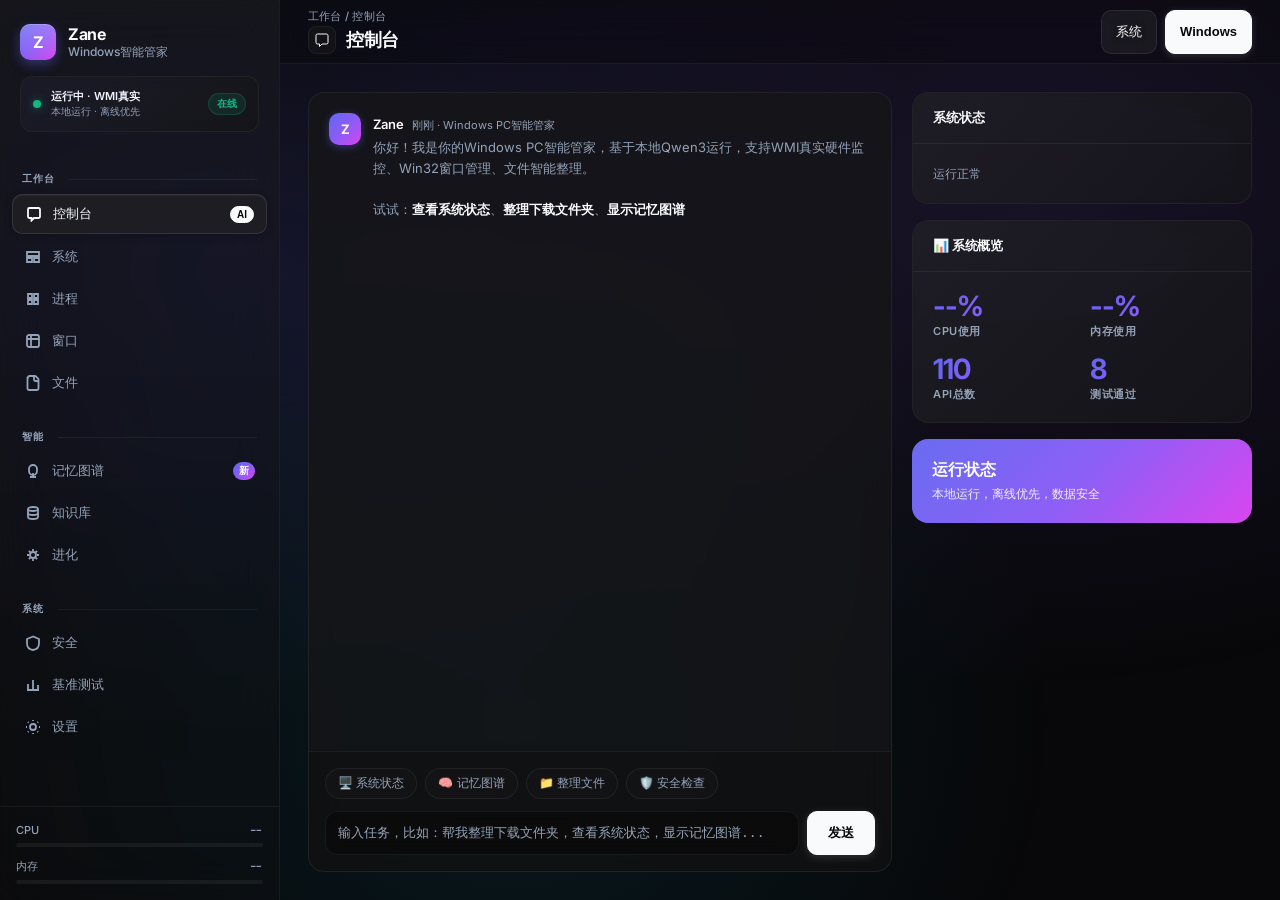
<file: frontend/index.html>
<!DOCTYPE html>
<html lang="zh-CN">
<head>
<meta charset="UTF-8">
<meta name="viewport" content="width=device-width, initial-scale=1.0">
<title>Zane — Windows PC智能管家</title>
<link rel="preconnect" href="https://fonts.googleapis.com">
<link href="https://fonts.googleapis.com/css2?family=Inter:wght@400;500;600;700&family=JetBrains+Mono:wght@400;500&display=swap" rel="stylesheet">
<style>
:root {
  --bg: #08080a;
  --bg-soft: #101012;
  --surface: rgba(22,22,24,0.8);
  --surface-hover: rgba(28,28,32,0.9);
  --surface-raised: rgba(32,32,36,0.9);
  --border: rgba(255,255,255,0.06);
  --border-strong: rgba(255,255,255,0.1);
  --text: #f8fafc;
  --text-secondary: #94a3b8;
  --text-tertiary: #94a3b8;
  --accent: #ffffff;
  --primary: #6366f1;
  --primary-glow: rgba(99,102,241,0.4);
  --success: #10b981;
  --warning: #f59e0b;
  --danger: #ef4444;
  --gradient-1: linear-gradient(135deg, #6366f1 0%, #8b5cf6 50%, #d946ef 100%);
  --gradient-2: linear-gradient(135deg, #06b6d4 0%, #3b82f6 50%, #6366f1 100%);
  --gradient-3: linear-gradient(135deg, #f59e0b 0%, #ef4444 50%, #ec4899 100%);
  --gradient-mesh: radial-gradient(at 20% 30%, rgba(99,102,241,0.15) 0%, transparent 50%), radial-gradient(at 80% 20%, rgba(139,92,246,0.12) 0%, transparent 50%), radial-gradient(at 40% 80%, rgba(6,182,214,0.10) 0%, transparent 50%);
}

* { margin:0; padding:0; box-sizing:border-box; }
html { font-family: 'Inter', -apple-system, sans-serif; -webkit-font-smoothing: antialiased; }
body { background: var(--bg); color: var(--text); min-height: 100vh; overflow: auto; position: relative; }
body::before { content: ''; position: fixed; inset: 0; background: var(--gradient-mesh); pointer-events: none; z-index: 0; }
body::after { content: ''; position: fixed; inset: 0; background: radial-gradient(600px circle at var(--mouse-x, 50%) var(--mouse-y, 50%), rgba(99,102,241,0.06), transparent 40%); pointer-events: none; z-index: 0; opacity: 0; transition: opacity 0.3s; }
body:hover::after { opacity: 1; }

.app { display: grid; grid-template-columns: 280px 1fr; min-height: 100vh; position: relative; z-index: 1; }

/* Sidebar - Glassmorphism */
.sidebar {
  background: rgba(16,16,18,0.6);
  backdrop-filter: blur(24px) saturate(180%);
  -webkit-backdrop-filter: blur(24px) saturate(180%);
  border-right: 1px solid var(--border);
  display: flex;
  flex-direction: column;
  position: relative;
  overflow: auto;
}
.sidebar::before {
  content: ''; position: absolute; inset: 0;
  background: linear-gradient(180deg, rgba(255,255,255,0.03) 0%, transparent 100%);
  pointer-events: none;
}

.sidebar-header { padding: 24px 20px 20px; position: relative; }
.logo { display: flex; align-items: center; gap: 12px; }
.logo-icon {
  width: 36px; height: 36px;
  background: var(--gradient-1);
  border-radius: 10px;
  display: grid; place-items: center;
  font-weight: 700; font-size: 16px; color: white;
  box-shadow: 0 4px 12px var(--primary-glow), inset 0 1px 0 rgba(255,255,255,0.2);
  position: relative;
}
.logo-icon::after {
  content: ''; position: absolute; inset: 0; border-radius: 10px;
  background: linear-gradient(180deg, rgba(255,255,255,0.2) 0%, transparent 100%);
}
.logo-text { line-height: 1.1; }
.logo-title { font-weight: 700; font-size: 16px; letter-spacing: -0.02em; }
.logo-subtitle { font-size: 12px; color: var(--text-secondary); margin-top: 2px; font-weight: 500; }

.status-card {
  margin-top: 16px;
  background: var(--surface);
  backdrop-filter: blur(12px);
  border: 1px solid var(--border);
  border-radius: 12px;
  padding: 12px;
  display: flex;
  align-items: center;
  gap: 10px;
  position: relative;
  overflow: auto;
}
.status-card::before {
  content: ''; position: absolute; inset: 0;
  background: linear-gradient(135deg, rgba(99,102,241,0.08) 0%, transparent 100%);
  pointer-events: none;
}
.status-dot { width: 8px; height: 8px; background: var(--success); border-radius: 50%; box-shadow: 0 0 8px rgba(16,185,129,0.5); animation: pulse 2s infinite; position: relative; }
@keyframes pulse { 0%,100% { transform: scale(1); opacity: 1; } 50% { transform: scale(1.1); opacity: 0.8; } }
.status-info { flex: 1; min-width: 0; }
.status-label { font-size: 11px; font-weight: 600; color: var(--text); }
.status-desc { font-size: 10px; color: var(--text-tertiary); margin-top: 1px; }

.nav { flex: 1; overflow-y: auto; padding: 12px; display: flex; flex-direction: column; gap: 20px; }
.nav-group { display: flex; flex-direction: column; gap: 4px; }
.nav-section {
  font-size: 10px; font-weight: 700; color: var(--text-tertiary);
  text-transform: uppercase; letter-spacing: 0.08em;
  padding: 8px 10px 4px; display: flex; align-items: center; gap: 6px;
}
.nav-section::after { content: ''; flex: 1; height: 1px; background: var(--border); margin-left: 8px; }
.nav-item {
  display: flex; align-items: center; gap: 10px;
  padding: 10px 12px; border: none; background: transparent;
  color: var(--text-secondary); border-radius: 10px;
  cursor: pointer; font-size: 13px; font-weight: 500;
  text-align: left; width: 100%; transition: all 0.2s cubic-bezier(0.16,1,0.3,1);
  position: relative; overflow: auto;
}
.nav-item::before {
  content: ''; position: absolute; inset: 0; background: var(--surface);
  opacity: 0; transition: opacity 0.2s; border-radius: 10px;
}
.nav-item:hover { color: var(--text); transform: translateX(1px); }
.nav-item:hover::before { opacity: 1; }
.nav-item.active { color: var(--text); background: var(--surface-raised); border: 1px solid var(--border-strong); box-shadow: 0 2px 8px rgba(0,0,0,0.2), inset 0 1px 0 rgba(255,255,255,0.05); }
.nav-item.active::before { opacity: 0; }
.nav-icon { width: 18px; height: 18px; display: grid; place-items: center; position: relative; z-index: 1; }
.nav-icon svg { width: 16px; height: 16px; stroke-width: 1.8; }
.nav-label { position: relative; z-index: 1; flex: 1; }
.nav-badge { position: relative; z-index: 1; font-size: 10px; padding: 2px 6px; border-radius: 20px; background: rgba(255,255,255,0.08); border: 1px solid var(--border); font-weight: 600; }
.nav-item.active .nav-badge { background: var(--text); color: var(--bg); border-color: var(--text); }

.sidebar-footer { padding: 16px; border-top: 1px solid var(--border); display: flex; flex-direction: column; gap: 12px; }
.resource { display: flex; flex-direction: column; gap: 6px; }
.resource-header { display: flex; justify-content: space-between; font-size: 11px; }
.resource-label { color: var(--text-tertiary); font-weight: 500; }
.resource-value { color: var(--text-secondary); font-weight: 600; font-family: 'JetBrains Mono', monospace; }
.resource-bar { height: 4px; background: rgba(255,255,255,0.06); border-radius: 20px; overflow: auto; position: relative; }
.resource-fill { height: 100%; border-radius: 20px; transition: transform 0.5s cubic-bezier(0.16,1,0.3,1); position: relative; overflow: auto; }
.resource-fill::after { content: ''; position: absolute; inset: 0; background: linear-gradient(90deg, transparent, rgba(255,255,255,0.2), transparent); animation: shimmer 2s infinite; }
.resource-fill.cpu { background: var(--gradient-2); }
.resource-fill.mem { background: var(--gradient-1); }
@keyframes shimmer { 0% { transform: translateX(-100%); } 100% { transform: translateX(100%); } }

/* Main */
.main { display: flex; flex-direction: column; min-width: 0; position: relative; }
.topbar {
  height: 64px; padding: 0 28px; display: flex; align-items: center; justify-content: space-between;
  background: rgba(10,10,11,0.5); backdrop-filter: blur(20px) saturate(180%);
  border-bottom: 1px solid var(--border); position: sticky; top: 0; z-index: 10;
}
.breadcrumb { font-size: 11px; color: var(--text-tertiary); font-weight: 500; letter-spacing: 0.02em; }
.page-title { font-size: 18px; font-weight: 700; letter-spacing: -0.02em; margin-top: 2px; display: flex; align-items: center; gap: 10px; }
.page-title-icon { width: 28px; height: 28px; border-radius: 8px; display: grid; place-items: center; background: var(--surface); border: 1px solid var(--border); }
.topbar-actions { display: flex; align-items: center; gap: 8px; }

.btn { min-height: 44px; min-width: 44px;
  display: inline-flex; align-items: center; justify-content: center; gap: 6px;
  padding: 0 14px; height: 32px; border: 1px solid var(--border);
  background: var(--surface); backdrop-filter: blur(12px);
  color: var(--text); border-radius: 10px; font-size: 13px; font-weight: 500;
  cursor: pointer; transition: all 0.2s cubic-bezier(0.16,1,0.3,1); white-space: nowrap;
}
.btn:hover { background: var(--surface-hover); border-color: var(--border-strong); transform: translateY(-1px); box-shadow: 0 4px 12px rgba(0,0,0,0.15); }
.btn:active { transform: translateY(0); }
.btn-primary { background: var(--text); color: var(--bg); border-color: var(--text); font-weight: 600; box-shadow: 0 2px 8px rgba(255,255,255,0.15); }
.btn-primary:hover { background: #fff; transform: translateY(-1px); box-shadow: 0 4px 16px rgba(255,255,255,0.2); }
.btn-glass { background: rgba(255,255,255,0.06); backdrop-filter: blur(12px); border: 1px solid rgba(255,255,255,0.08); }
.btn-glass:hover { background: rgba(255,255,255,0.1); border-color: rgba(255,255,255,0.15); }

/* Content */
.content { flex: 1; overflow-y: auto; padding: 28px; position: relative; }
.view { display: none; animation: fadeIn 0.3s cubic-bezier(0.16,1,0.3,1); }
.view.active { display: block; }
@keyframes fadeIn { from { opacity: 0; transform: translateY(8px); } to { opacity: 1; transform: translateY(0); } }

.section { margin-bottom: 32px; }
.section-header { display: flex; align-items: flex-start; justify-content: space-between; gap: 16px; margin-bottom: 20px; }
.section-title { font-size: 20px; font-weight: 700; letter-spacing: -0.02em; display: flex; align-items: center; gap: 12px; }
.section-title-icon { width: 36px; height: 36px; border-radius: 10px; background: var(--surface); border: 1px solid var(--border); display: grid; place-items: center; position: relative; overflow: auto; }
.section-title-icon::before { content: ''; position: absolute; inset: 0; background: var(--gradient-1); opacity: 0.1; }
.section-desc { font-size: 13px; color: var(--text-secondary); margin-top: 4px; line-height: 1.5; max-width: 60ch; }

/* Cards - Glassmorphism */
.card {
  background: var(--surface); backdrop-filter: blur(16px) saturate(180%);
  border: 1px solid var(--border); border-radius: 16px;
  position: relative; overflow: auto;
  transition: all 0.3s cubic-bezier(0.16,1,0.3,1);
}
.card::before { content: ''; position: absolute; inset: 0; background: linear-gradient(135deg, rgba(255,255,255,0.04) 0%, transparent 100%); pointer-events: none; }
.card:hover { background: var(--surface-hover); border-color: var(--border-strong); transform: translateY(-2px); box-shadow: 0 8px 24px rgba(0,0,0,0.2), 0 2px 8px rgba(0,0,0,0.15); }
.card-header { padding: 16px 20px; border-bottom: 1px solid var(--border); display: flex; align-items: center; justify-content: space-between; }
.card-title { font-size: 13px; font-weight: 600; letter-spacing: -0.01em; display: flex; align-items: center; gap: 8px; }
.card-body { padding: 20px; position: relative; }
.card-footer { padding: 12px 20px; border-top: 1px solid var(--border); background: rgba(0,0,0,0.2); display: flex; justify-content: space-between; align-items: center; }

.grid { display: grid; gap: 16px; }
.grid-2 { grid-template-columns: repeat(2, minmax(0,1fr)); }
.grid-3 { grid-template-columns: repeat(3, minmax(0,1fr)); }
.grid-4 { grid-template-columns: repeat(4, minmax(0,1fr)); }
@media (max-width: 1100px) { .grid-3, .grid-4 { grid-template-columns: repeat(2,1fr); } }
@media (max-width: 768px) { .grid-2, .grid-3, .grid-4 { grid-template-columns: 1fr; } .app { grid-template-columns: 1fr; } .sidebar { display: none; } }

/* Knowledge Graph */
.graph-container {
  width: 100%; height: 400px;
  background: radial-gradient(600px circle at 50% 50%, rgba(99,102,241,0.06), transparent),
              linear-gradient(180deg, var(--bg-soft) 0%, var(--bg) 100%);
  border: 1px solid var(--border); border-radius: 16px;
  position: relative; overflow: auto;
}
.graph-canvas { width: 100%; height: 100%; display: block; }
.graph-legend { position: absolute; bottom: 12px; left: 12px; display: flex; gap: 12px; background: var(--surface); backdrop-filter: blur(12px); border: 1px solid var(--border); border-radius: 10px; padding: 8px 12px; font-size: 11px; }
.legend-item { display: flex; align-items: center; gap: 6px; }
.legend-dot { width: 8px; height: 8px; border-radius: 50%; }

/* List */
.list { display: flex; flex-direction: column; }
.list-item {
  display: flex; align-items: center; gap: 14px; padding: 14px 0;
  border-bottom: 1px solid var(--border); transition: all 0.2s;
}
.list-item:last-child { border-bottom: none; }
.list-item:hover { background: var(--surface); margin: 0 -20px; padding-left: 20px; padding-right: 20px; border-radius: 10px; border-bottom-color: transparent; }
.list-icon { width: 36px; height: 36px; border-radius: 10px; background: var(--surface); border: 1px solid var(--border); display: grid; place-items: center; flex-shrink: 0; }
.list-content { flex: 1; min-width: 0; }
.list-title { font-size: 13px; font-weight: 500; display: flex; align-items: center; gap: 8px; }
.list-desc { font-size: 11px; color: var(--text-secondary); margin-top: 2px; white-space: nowrap; overflow: auto; text-overflow: ellipsis; }
.list-meta { display: flex; align-items: center; gap: 8px; flex-shrink: 0; }

.badge { display: inline-flex; align-items: center; padding: 3px 8px; border-radius: 20px; font-size: 10px; font-weight: 600; background: rgba(255,255,255,0.08); border: 1px solid var(--border); color: var(--text-secondary); }
.badge-success { background: rgba(16,185,129,0.12); color: #10b981; border-color: rgba(16,185,129,0.2); }
.badge-warning { background: rgba(245,158,11,0.12); color: #f59e0b; border-color: rgba(245,158,11,0.2); }
.badge-primary { background: rgba(99,102,241,0.12); color: #818cf8; border-color: rgba(99,102,241,0.2); }

/* Inputs */
.input { height: 36px; padding: 0 12px; background: rgba(0,0,0,0.3); backdrop-filter: blur(8px); border: 1px solid var(--border); border-radius: 10px; color: var(--text); font-size: 13px; width: 100%; transition: all 0.2s; }
.input:focus { outline: none; border-color: var(--primary); box-shadow: 0 0 0 3px var(--primary-glow); background: rgba(0,0,0,0.5); }
.input::placeholder { color: var(--text-tertiary); }
.switch { width: 36px; height: 20px; background: var(--border); border-radius: 20px; position: relative; cursor: pointer; transition: all 0.2s; border: 1px solid var(--border); }
.switch.active { background: var(--primary); border-color: var(--primary); }
.switch-thumb { width: 14px; height: 14px; background: white; border-radius: 50%; position: absolute; top: 2px; left: 2px; transition: all 0.2s cubic-bezier(0.16,1,0.3,1); box-shadow: 0 1px 3px rgba(0,0,0,0.2); }
.switch.active .switch-thumb { transform: translateX(16px); }
.slider { width: 100%; height: 4px; background: var(--border); border-radius: 20px; position: relative; cursor: pointer; }
.slider-fill { height: 100%; background: var(--gradient-1); border-radius: 20px; position: relative; }
.slider-thumb { width: 16px; height: 16px; background: white; border-radius: 50%; position: absolute; top: 50%; transform: translate(-50%, -50%); box-shadow: 0 2px 8px rgba(0,0,0,0.2); border: 2px solid var(--primary); }

/* Chat */
.chat { display: grid; grid-template-columns: 1fr 340px; gap: 20px; height: calc(100vh - 64px - 56px); max-height: 800px; }
.chat-main { display: flex; flex-direction: column; background: var(--surface); backdrop-filter: blur(16px); border: 1px solid var(--border); border-radius: 16px; overflow: auto; }
.chat-messages { flex: 1; overflow-y: auto; padding: 20px; display: flex; flex-direction: column; gap: 20px; }
.message { display: flex; gap: 12px; }
.message-avatar { width: 32px; height: 32px; border-radius: 10px; background: var(--gradient-1); display: grid; place-items: center; font-weight: 700; font-size: 13px; color: white; flex-shrink: 0; box-shadow: 0 2px 8px var(--primary-glow); }
.message-avatar.user { background: var(--surface-raised); border: 1px solid var(--border); color: var(--text); box-shadow: none; }
.message-body { flex: 1; min-width: 0; }
.message-role { font-size: 13px; font-weight: 600; }
.message-time { font-size: 11px; color: var(--text-tertiary); margin-left: 8px; }
.message-text { font-size: 13px; line-height: 1.6; margin-top: 4px; color: var(--text-secondary); }
.message-text strong { color: var(--text); }
.chat-input { padding: 16px; border-top: 1px solid var(--border); background: rgba(0,0,0,0.2); display: flex; flex-direction: column; gap: 12px; }
.chips { display: flex; flex-wrap: wrap; gap: 8px; }
.chip { padding: 6px 12px; background: var(--surface); border: 1px solid var(--border); border-radius: 20px; font-size: 12px; font-weight: 500; color: var(--text-secondary); cursor: pointer; transition: all 0.2s; }
.chip:hover { background: var(--surface-hover); color: var(--text); border-color: var(--border-strong); transform: translateY(-1px); }
.input-row { display: flex; gap: 8px; align-items: flex-end; }
.input-row textarea { flex: 1; min-height: 44px; max-height: 120px; resize: none; padding: 12px; border-radius: 12px; }

/* Metric */
.metric { display: flex; flex-direction: column; gap: 4px; }
.metric-value { font-size: 28px; font-weight: 700; letter-spacing: -0.03em; line-height: 1; background: var(--gradient-1); -webkit-background-clip: text; -webkit-text-fill-color: transparent; background-clip: text; }
.metric-label { font-size: 11px; color: var(--text-tertiary); font-weight: 600; text-transform: uppercase; letter-spacing: 0.05em; }
.metric-change { font-size: 11px; display: flex; align-items: center; gap: 4px; font-weight: 600; }
.metric-change.up { color: var(--success); }
.metric-change.down { color: var(--danger); }

/* Empty */
.empty { padding: 48px 24px; text-align: center; display: flex; flex-direction: column; align-items: center; gap: 12px; }
.empty-icon { width: 48px; height: 48px; border-radius: 12px; background: var(--surface); border: 1px solid var(--border); display: grid; place-items: center; color: var(--text-tertiary); }
.empty-title { font-size: 14px; font-weight: 600; }
.empty-desc { font-size: 13px; color: var(--text-secondary); max-width: 32ch; line-height: 1.5; }

/* Skeleton */
.skeleton { background: linear-gradient(90deg, var(--surface) 25%, var(--surface-raised) 50%, var(--surface) 75%); background-size: 200% 100%; animation: shimmer 1.5s infinite; border-radius: 8px; }
.skeleton-text { height: 14px; width: 100%; }
.skeleton-sm { height: 12px; width: 60%; }

::-webkit-scrollbar { width: 6px; height: 6px; }
::-webkit-scrollbar-track { background: transparent; }
::-webkit-scrollbar-thumb { background: var(--border); border-radius: 20px; }
::-webkit-scrollbar-thumb:hover { background: var(--border-strong); }
</style>
</head>
<body>
<div class="app">
  <aside class="sidebar">
    <div class="sidebar-header">
      <div class="logo">
        <div class="logo-icon">Z</div>
        <div class="logo-text">
          <div class="logo-title">Zane</div>
          <div class="logo-subtitle">Windows智能管家</div>
        </div>
      </div>
      <div class="status-card">
        <div class="status-dot"></div>
        <div class="status-info">
          <div class="status-label">运行中 · WMI真实</div>
          <div class="status-desc">本地运行 · 离线优先</div>
        </div>
        <div class="badge badge-success">在线</div>
      </div>
    </div>
    
    <nav class="nav">
      <div class="nav-group">
        <div class="nav-section">工作台</div>
        <button class="nav-item active" data-view="chat">
          <span class="nav-icon"><svg viewBox="0 0 16 16" fill="none" stroke="currentColor"><path d="M2 3.5A1.5 1.5 0 0 1 3.5 2h9A1.5 1.5 0 0 1 14 3.5v7A1.5 1.5 0 0 1 12.5 12H8l-2.5 2.5V12H3.5A1.5 1.5 0 0 1 2 10.5v-7Z"/></svg></span>
          <span class="nav-label">控制台</span>
          <span class="nav-badge">AI</span>
        </button>
        <button class="nav-item" data-view="system">
          <span class="nav-icon"><svg viewBox="0 0 16 16" fill="none" stroke="currentColor"><path d="M2 3h12v4H2zM2 9h5v4H2zM9 9h5v4H9z"/></svg></span>
          <span class="nav-label">系统</span>
        </button>
        <button class="nav-item" data-view="processes">
          <span class="nav-icon"><svg viewBox="0 0 16 16" fill="none" stroke="currentColor"><path d="M3 3h4v4H3zM9 3h4v4H9zM3 9h4v4H3zM9 9h4v4H9z"/></svg></span>
          <span class="nav-label">进程</span>
        </button>
        <button class="nav-item" data-view="windows">
          <span class="nav-icon"><svg viewBox="0 0 16 16" fill="none" stroke="currentColor"><rect x="2" y="2" width="12" height="12" rx="2"/><path d="M2 6h12M6 2v12"/></svg></span>
          <span class="nav-label">窗口</span>
        </button>
        <button class="nav-item" data-view="files">
          <span class="nav-icon"><svg viewBox="0 0 16 16" fill="none" stroke="currentColor"><path d="M3 2.5A1.5 1.5 0 0 1 4.5 1h5.379a1.5 1.5 0 0 1 1.06.44l2.122 2.12A1.5 1.5 0 0 1 13.5 4.62V13.5a1.5 1.5 0 0 1-1.5 1.5h-8A1.5 1.5 0 0 1 2.5 13.5v-11A1.5 1.5 0 0 1 3 2.5Z"/><path d="M9 1v3.5A1.5 1.5 0 0 0 10.5 6H14"/></svg></span>
          <span class="nav-label">文件</span>
        </button>
      </div>
      
      <div class="nav-group">
        <div class="nav-section">智能</div>
        <button class="nav-item" data-view="memory">
          <span class="nav-icon"><svg viewBox="0 0 16 16" fill="none" stroke="currentColor"><path d="M8 2a4 4 0 0 0-4 4v2a4 4 0 0 0 8 0V6a4 4 0 0 0-4-4Z"/><path d="M8 10v4M5 14h6"/></svg></span>
          <span class="nav-label">记忆图谱</span>
          <span class="nav-badge" style="background: var(--gradient-1); color: white; border: none;">新</span>
        </button>
        <button class="nav-item" data-view="database">
          <span class="nav-icon"><svg viewBox="0 0 16 16" fill="none" stroke="currentColor"><ellipse cx="8" cy="4" rx="5" ry="2"/><path d="M3 4v4c0 1.1 2.2 2 5 2s5-.9 5-2V4"/><path d="M3 8v4c0 1.1 2.2 2 5 2s5-.9 5-2V8"/></svg></span>
          <span class="nav-label">知识库</span>
        </button>
        <button class="nav-item" data-view="evolution">
          <span class="nav-icon"><svg viewBox="0 0 16 16" fill="none" stroke="currentColor"><path d="M8 2v2M8 12v2M2 8h2M12 8h2M3.9 3.9l1.4 1.4M10.7 10.7l1.4 1.4M3.9 12.1l1.4-1.4M10.7 5.3l1.4-1.4M8 5a3 3 0 1 0 0 6 3 3 0 0 0 0-6Z"/></svg></span>
          <span class="nav-label">进化</span>
        </button>
      </div>
      
      <div class="nav-group">
        <div class="nav-section">系统</div>
        <button class="nav-item" data-view="security">
          <span class="nav-icon"><svg viewBox="0 0 16 16" fill="none" stroke="currentColor"><path d="M8 1.5 2 4v4.5c0 3.1 2.1 5.9 6 6.5 3.9-.6 6-3.4 6-6.5V4L8 1.5Z"/></svg></span>
          <span class="nav-label">安全</span>
        </button>
        <button class="nav-item" data-view="benchmark">
          <span class="nav-icon"><svg viewBox="0 0 16 16" fill="none" stroke="currentColor"><path d="M3 12V7M8 12V3M13 12v-4"/><path d="M2 13h12"/></svg></span>
          <span class="nav-label">基准测试</span>
        </button>
        <button class="nav-item" data-view="settings">
          <span class="nav-icon"><svg viewBox="0 0 16 16" fill="none" stroke="currentColor"><path d="M8 11a3 3 0 1 0 0-6 3 3 0 0 0 0 6Z"/><path d="M8 1v1M8 14v1M1 8h1M14 8h1M2.9 2.9l.7.7M12.4 12.4l.7.7M2.9 13.1l.7-.7M12.4 3.6l.7-.7"/></svg></span>
          <span class="nav-label">设置</span>
        </button>
      </div>
    </nav>
    
    <div class="sidebar-footer">
      <div class="resource">
        <div class="resource-header"><span class="resource-label">CPU</span><span class="resource-value" id="mini-cpu">--</span></div>
        <div class="resource-bar"><div class="resource-fill cpu" id="mini-cpu-bar" style="width: 0%"></div></div>
      </div>
      <div class="resource">
        <div class="resource-header"><span class="resource-label">内存</span><span class="resource-value" id="mini-mem">--</span></div>
        <div class="resource-bar"><div class="resource-fill mem" id="mini-mem-bar" style="width: 0%"></div></div>
      </div>
    </div>
  </aside>

  <main class="main">
    <div class="topbar">
      <div>
        <div class="breadcrumb" id="breadcrumb">工作台 / 控制台</div>
        <div class="page-title" id="page-title">
          <span class="page-title-icon"><svg width="16" height="16" viewBox="0 0 16 16" fill="none" stroke="currentColor"><path d="M2 3.5A1.5 1.5 0 0 1 3.5 2h9A1.5 1.5 0 0 1 14 3.5v7A1.5 1.5 0 0 1 12.5 12H8l-2.5 2.5V12H3.5A1.5 1.5 0 0 1 2 10.5v-7Z"/></svg></span>
          控制台
        </div>
      </div>
      <div class="topbar-actions">
        <button class="btn btn-glass">系统</button>
        <button class="btn btn-primary" aria-label="发送消息">Windows</button>
      </div>
    </div>

    <div class="content">
      <!-- 控制台 -->
      <div class="view active" id="view-chat">
        <div class="chat">
          <div class="chat-main">
            <div class="chat-messages" id="chat-messages">
              <div class="message">
                <div class="message-avatar">Z</div>
                <div class="message-body">
                  <div><span class="message-role">Zane</span><span class="message-time">刚刚 · Windows PC智能管家</span></div>
                  <div class="message-text">
                    你好！我是你的Windows PC智能管家，基于本地Qwen3运行，支持WMI真实硬件监控、Win32窗口管理、文件智能整理。
                    <br><br>
                    试试：<strong>查看系统状态</strong>、<strong>整理下载文件夹</strong>、<strong>显示记忆图谱</strong>
                  </div>
                </div>
              </div>
            </div>
            <div class="chat-input">
              <div class="chips">
                <button class="chip" onclick="quick('查看系统状态')">🖥️ 系统状态</button>
                <button class="chip" onclick="quick('显示记忆图谱')">🧠 记忆图谱</button>
                <button class="chip" onclick="quick('整理下载文件夹')">📁 整理文件</button>
                <button class="chip" onclick="quick('进程安全检查')">🛡️ 安全检查</button>
              </div>
              <div class="input-row">
                <textarea class="input" id="chat-input" placeholder="输入任务，比如：帮我整理下载文件夹，查看系统状态，显示记忆图谱..." rows="2"></textarea>
                <button class="btn btn-primary" aria-label="发送消息" onclick="send()" style="height: 44px; padding: 0 20px;">发送</button>
              </div>
            </div>
          </div>
          
          <div style="display: flex; flex-direction: column; gap: 16px;">
            <div class="card">
              <div class="card-header">
                <div class="card-title">系统状态</div>
                
              </div>
              <div class="card-body" style="font-size: 12px; line-height: 1.6; color: var(--text-secondary);">
                
                
                
                运行正常
              </div>
            </div>
            
            <div class="card">
              <div class="card-header"><div class="card-title">📊 系统概览</div></div>
              <div class="card-body">
                <div style="display: grid; grid-template-columns: 1fr 1fr; gap: 16px;">
                  <div class="metric"><div class="metric-value" id="metric-cpu">--%</div><div class="metric-label">CPU使用</div></div>
                  <div class="metric"><div class="metric-value" id="metric-mem">--%</div><div class="metric-label">内存使用</div></div>
                  <div class="metric"><div class="metric-value">110</div><div class="metric-label">API总数</div></div>
                  <div class="metric"><div class="metric-value">8</div><div class="metric-label">测试通过</div></div>
                </div>
              </div>
            </div>
            
            <div class="card" style="background: var(--gradient-1); border: none; color: white;">
              <div class="card-body">
                <div style="font-weight: 700; margin-bottom: 4px;">运行状态</div>
                <div style="font-size: 12px; opacity: 0.9; line-height: 1.5;">本地运行，离线优先，数据安全</div>
              </div>
            </div>
          </div>
        </div>
      </div>

      <!-- 系统 -->
      <div class="view" id="view-system">
        <div class="section">
          <div class="section-header">
            <div><div class="section-title"><span class="section-title-icon">🖥️</span>系统状态</div><div class="section-desc">系统资源监控</div></div>
            <div style="display: flex; gap: 8px;"><button class="btn btn-glass" onclick="loadSystem()">刷新</button><button class="btn btn-primary" aria-label="发送消息" onclick="loadWindowsFoundation()">详情</button></div>
          </div>
          <div class="grid grid-4" id="system-grid">
            <div class="card"><div class="card-body"><div class="skeleton skeleton-text"></div></div></div>
            <div class="card"><div class="card-body"><div class="skeleton skeleton-text"></div></div></div>
            <div class="card"><div class="card-body"><div class="skeleton skeleton-text"></div></div></div>
            <div class="card"><div class="card-body"><div class="skeleton skeleton-text"></div></div></div>
          </div>
        </div>
        <div class="section">
          <div class="card"><div class="card-header"><div class="card-title">Windows基础架构</div></div><div class="card-body" id="win-foundation"><div class="skeleton skeleton-text"></div></div></div>
        </div>
      </div>

      <!-- 进程 -->
      <div class="view" id="view-processes">
        <div class="section">
          <div class="section-header">
            <div><div class="section-title"><span class="section-title-icon">⚙️</span>进程管理</div><div class="section-desc">真实psutil，进程树+安全加固，路径PID双重验证</div></div>
            <div style="display: flex; gap: 8px;"><button class="btn btn-glass" onclick="loadProcesses()">刷新</button><button class="btn" onclick="loadProcessSecurity()">安全</button></div>
          </div>
          <div class="grid grid-2">
            <div class="card"><div class="card-header"><div class="card-title">进程树</div><span class="badge">父进程+命令行</span></div><div class="card-body" id="proc-tree"><div class="skeleton skeleton-text"></div></div></div>
            <div class="card"><div class="card-header"><div class="card-title">进程列表</div><span class="badge">内存排序</span></div><div class="card-body" style="padding: 0;"><div class="list" id="proc-list" style="padding: 8px 20px;"><div class="skeleton skeleton-text"></div></div></div></div>
          </div>
        </div>
      </div>

      <!-- 窗口 -->
      <div class="view" id="view-windows">
        <div class="section">
          <div class="section-header">
            <div><div class="section-title"><span class="section-title-icon">🪟</span>窗口管理</div><div class="section-desc">Win32真实HWND Z序DPI，多显示器支持，移动缩放</div></div>
            <button class="btn btn-primary" aria-label="发送消息" onclick="loadWindows()">枚举窗口</button>
          </div>
          <div class="grid grid-2">
            <div class="card"><div class="card-header"><div class="card-title">显示器</div></div><div class="card-body" id="monitor-info"><div class="skeleton skeleton-text"></div></div></div>
            <div class="card"><div class="card-header"><div class="card-title">窗口操作</div></div><div class="card-body" style="font-size: 12px; color: var(--text-secondary);">支持聚焦、移动、截图，DPI自动处理，多显示器坐标转换</div></div>
          </div>
          <div class="grid grid-3" id="win-grid" style="margin-top: 16px;"><div class="card"><div class="card-body"><div class="skeleton skeleton-text"></div></div></div></div>
        </div>
      </div>

      <!-- 文件 -->
      <div class="view" id="view-files">
        <div class="section">
          <div class="section-header">
            <div><div class="section-title"><span class="section-title-icon">📁</span>文件管理</div><div class="section-desc">沙盒+重要性排序，回收站+可撤销，安全路径验证</div></div>
            <div style="display: flex; gap: 8px;"><input class="input" id="file-path" value="/tmp" style="width: 240px;"><button class="btn btn-primary" aria-label="发送消息" onclick="loadFiles()">浏览</button></div>
          </div>
          <div class="card"><div class="card-body" style="padding: 0;"><div class="list" id="file-list" style="padding: 8px 20px;"><div class="skeleton skeleton-text"></div></div></div></div>
        </div>
      </div>

      <!-- 记忆图谱 - 新增知识图谱 -->
      <div class="view" id="view-memory">
        <div class="section">
          <div class="section-header">
            <div><div class="section-title"><span class="section-title-icon" style="background: var(--gradient-1);">🧠</span>记忆图谱</div><div class="section-desc">4层记忆可视化，知识图谱，SimpleMem压缩+遗忘曲线+DREAMS.md</div></div>
            <div style="display: flex; gap: 8px;"><button class="btn btn-glass" onclick="loadMemory()">刷新</button><button class="btn btn-primary" aria-label="发送消息" onclick="drawKnowledgeGraph()">图谱</button><button class="btn" onclick="loadDreams()">DREAMS.md</button></div>
          </div>
          
          <div class="card" style="padding: 0; overflow: auto;">
            <div class="graph-container">
              <canvas class="graph-canvas" id="knowledge-graph" width="800" height="400"></canvas>
              <div class="graph-legend">
                <div class="legend-item"><div class="legend-dot" style="background: #6366f1;"></div>会话</div>
                <div class="legend-item"><div class="legend-dot" style="background: #10b981;"></div>语义</div>
                <div class="legend-item"><div class="legend-dot" style="background: #f59e0b;"></div>情景</div>
                <div class="legend-item"><div class="legend-dot" style="background: #ec4899;"></div>程序</div>
              </div>
            </div>
          </div>
          
          <div class="grid grid-3" style="margin-top: 16px;">
            <div class="card"><div class="card-header"><div class="card-title">会话记忆</div><span class="badge badge-primary">100字</span></div><div class="card-body" id="mem-working"><div class="skeleton skeleton-text"></div></div></div>
            <div class="card"><div class="card-header"><div class="card-title">语义记忆</div><span class="badge badge-success">80字</span></div><div class="card-body" id="mem-semantic"><div class="skeleton skeleton-text"></div></div></div>
            <div class="card"><div class="card-header"><div class="card-title">情景记忆</div><span class="badge badge-warning">150字</span></div><div class="card-body" id="mem-episodic"><div class="skeleton skeleton-text"></div></div></div>
          </div>
          
          <div class="grid grid-2" style="margin-top: 16px;">
            <div class="card"><div class="card-header"><div class="card-title">记忆统计</div></div><div class="card-body" id="mem-v3"><div class="skeleton skeleton-text"></div></div></div>
            <div class="card"><div class="card-header"><div class="card-title">DREAMS.md</div><span class="badge">人类可读</span></div><div class="card-body" id="dreams-content"><div class="skeleton skeleton-text"></div></div></div>
          </div>
        </div>
      </div>

      <!-- 知识库 - 新增 -->
      <div class="view" id="view-database">
        <div class="section">
          <div class="section-header">
            <div><div class="section-title"><span class="section-title-icon" style="background: var(--gradient-2);">🗄️</span>知识库</div><div class="section-desc">SQLite唯一，8表，WAL+filelock，习惯学习+知识图谱</div></div>
            <div style="display: flex; gap: 8px;"><button class="btn btn-glass" onclick="loadDatabase()">刷新</button><button class="btn btn-primary" aria-label="发送消息" onclick="drawDatabaseGraph()">图谱</button></div>
          </div>
          
          <div class="card" style="padding: 0; overflow: auto;">
            <div class="graph-container" style="height: 320px;">
              <canvas class="graph-canvas" id="database-graph" width="800" height="320"></canvas>
              <div class="graph-legend">
                <div class="legend-item"><div class="legend-dot" style="background: #6366f1;"></div>记忆</div>
                <div class="legend-item"><div class="legend-dot" style="background: #06b6d4;"></div>轨迹</div>
                <div class="legend-item"><div class="legend-dot" style="background: #10b981;"></div>技能</div>
                <div class="legend-item"><div class="legend-dot" style="background: #f59e0b;"></div>习惯</div>
              </div>
            </div>
          </div>
          
          <div class="grid grid-2" style="margin-top: 16px;" id="database-grid">
            <div class="card"><div class="card-body"><div class="skeleton skeleton-text"></div></div></div>
            <div class="card"><div class="card-body"><div class="skeleton skeleton-text"></div></div></div>
          </div>
        </div>
      </div>

      <!-- 进化 -->
      <div class="view" id="view-evolution">
        <div class="section">
          <div class="section-header">
            <div><div class="section-title"><span class="section-title-icon" style="background: var(--gradient-3);">🧬</span>进化</div><div class="section-desc">数据飞轮+崩溃恢复+SSE重连，阈值可配置+真实回放，</div></div>
            <button class="btn btn-primary" aria-label="发送消息" onclick="runRealBenchmark()">真实回放评估</button>
          </div>
          <div class="grid grid-2">
            <div class="card"><div class="card-header"><div class="card-title">数据飞轮</div></div><div class="card-body" id="evo-flywheel"><div class="skeleton skeleton-text"></div></div></div>
            <div class="card"><div class="card-header"><div class="card-title">资源监控</div><span class="badge badge-primary">5维度+摄像头</span></div><div class="card-body" id="evo-resources"><div class="skeleton skeleton-text"></div></div></div>
          </div>
        </div>
      </div>

      <!-- 安全 -->
      <div class="view" id="view-security">
        <div class="section">
          <div class="section-header">
            <div><div class="section-title"><span class="section-title-icon">🛡️</span>安全中心</div><div class="section-desc">过滤100%+沙盒+待确认队列弹窗+路径PID验证+撤销端到端</div></div>
            <div style="display: flex; gap: 8px;"><button class="btn btn-glass" onclick="loadSecurity()">扫描</button><button class="btn btn-primary" aria-label="发送消息" onclick="showPendingModal()">待确认队列</button></div>
          </div>
          <div class="grid grid-2">
            <div class="card"><div class="card-header"><div class="card-title">沙盒</div><span class="badge badge-success">realpath+白名单</span></div><div class="card-body" id="sandbox-result"><div class="skeleton skeleton-text"></div></div></div>
            <div class="card"><div class="card-header"><div class="card-title">待确认队列</div><span class="badge badge-warning">弹窗提醒</span></div><div class="card-body" id="pending-queue"><div class="skeleton skeleton-text"></div></div></div>
          </div>
        </div>
      </div>

      <!-- 基准 -->
      <div class="view" id="view-benchmark">
        <div class="section">
          <div class="section-header">
            <div><div class="section-title"><span class="section-title-icon">📊</span>基准测试</div><div class="section-desc">20任务+真实回放，5分类，阈值0.8可配置，成功率评估</div></div>
            <button class="btn btn-primary" aria-label="发送消息" onclick="runRealBenchmark()">真实回放</button>
          </div>
          <div class="card"><div class="card-body" id="bench-list"><div class="skeleton skeleton-text"></div></div></div>
        </div>
      </div>

      <!-- 设置 - 完全可交互 -->
      <div class="view" id="view-settings">
        <div class="section">
          <div class="section-header">
            <div><div class="section-title"><span class="section-title-icon">⚙️</span>设置</div><div class="section-desc">模型路径+调度器+阈值+记忆+资源监控，全部可交互配置</div></div>
            <button class="btn btn-primary" aria-label="发送消息" onclick="saveAllSettings()">保存所有设置</button>
          </div>
          
          <div class="grid grid-2">
            <!-- 模型设置 -->
            <div class="card">
              <div class="card-header">
                <div class="card-title">🤖 模型设置</div>
                <span class="badge badge-primary">优先级报错退出</span>
              </div>
              <div class="card-body" style="display: flex; flex-direction: column; gap: 16px;">
                <div>
                  <div style="font-size: 12px; font-weight: 600; margin-bottom: 6px;">模型路径优先级</div>
                  <div style="font-size: 11px; color: var(--text-tertiary); margin-bottom: 8px;">环境变量 > config/model_paths.json > 默认探测，找不到报错退出</div>
                  <input class="input" id="setting-model-path" placeholder="D:\llama.cpp\Qwen3.6-35B-A3B.gguf" value="">
                  <div style="display: flex; gap: 8px; margin-top: 8px;">
                    <button class="btn btn-glass" style="flex: 1;" onclick="checkModelPath()">检测路径</button>
                    <button class="btn" style="flex: 1;" onclick="browseModelPath()">浏览</button>
                  </div>
                  <div id="model-path-status" style="font-size: 11px; margin-top: 8px; color: var(--text-secondary);"></div>
                </div>
                
                <div style="border-top: 1px solid var(--border); padding-top: 16px;">
                  <div style="font-size: 12px; font-weight: 600; margin-bottom: 8px;">HF模型自动下载</div>
                  <div style="display: flex; justify-content: space-between; align-items: center;">
                    <span style="font-size: 12px; color: var(--text-secondary);">检测缓存缺失提示确认，不自动下载</span>
                    <div class="switch" id="switch-hf-autodownload" onclick="toggleSwitch(this)"><div class="switch-thumb"></div></div>
                  </div>
                </div>
                
                <div style="border-top: 1px solid var(--border); padding-top: 16px;">
                  <div style="font-size: 12px; font-weight: 600; margin-bottom: 8px;">VRAM设置 · </div>
                  <div style="display: flex; justify-content: space-between; font-size: 11px; margin-bottom: 6px;"><span>GPU显存</span><span id="vram-total">检测中...</span></div>
                  <div style="display: flex; justify-content: space-between; align-items: center; margin-top: 8px;">
                    <span style="font-size: 12px;">CPU Offload</span>
                    <div class="switch active" id="switch-cpu-offload" onclick="toggleSwitch(this)"><div class="switch-thumb"></div></div>
                  </div>
                </div>
              </div>
            </div>

            <!-- 调度器设置 -->
            <div class="card">
              <div class="card-header">
                <div class="card-title">⏰ 调度器</div>
                <span class="badge badge-warning">默认关闭</span>
              </div>
              <div class="card-body" style="display: flex; flex-direction: column; gap: 16px;">
                <div>
                  <div style="display: flex; justify-content: space-between; align-items: center; margin-bottom: 8px;">
                    <span style="font-size: 12px; font-weight: 600;">自动进化</span>
                    <div class="switch" id="switch-auto-evolve" onclick="toggleSwitch(this)"><div class="switch-thumb"></div></div>
                  </div>
                  <div style="font-size: 11px; color: var(--text-tertiary);">空闲N分钟+CPU/GPU阈值组合，比固定凌晨2点更贴近不打扰初衷</div>
                </div>
                
                <div>
                  <div style="font-size: 12px; font-weight: 600; margin-bottom: 8px;">空闲检测</div>
                  <div style="display: flex; justify-content: space-between; font-size: 11px; margin-bottom: 6px;"><span>空闲时间</span><span id="idle-minutes-value">30分钟</span></div>
                  <div class="slider" onclick="setIdleMinutes(event)"><div class="slider-fill" id="idle-minutes-fill" style="width: 30%;"><div class="slider-thumb" style="left: 30%;"></div></div></div>
                  <div style="display: flex; justify-content: space-between; font-size: 10px; color: var(--text-tertiary); margin-top: 4px;"><span>5分钟</span><span>120分钟</span></div>
                </div>
                
                <div>
                  <div style="font-size: 12px; font-weight: 600; margin-bottom: 8px;">资源阈值</div>
                  <div style="display: flex; flex-direction: column; gap: 10px;">
                    <div><div style="display: flex; justify-content: space-between; font-size: 11px; margin-bottom: 4px;"><span>CPU阈值</span><span id="cpu-threshold-value">20%</span></div><div class="slider" onclick="setCpuThreshold(event)"><div class="slider-fill" id="cpu-threshold-fill" style="width: 20%;"><div class="slider-thumb" style="left: 20%;"></div></div></div></div>
                    <div><div style="display: flex; justify-content: space-between; font-size: 11px; margin-bottom: 4px;"><span>GPU阈值</span><span id="gpu-threshold-value">30%</span></div><div class="slider" onclick="setGpuThreshold(event)"><div class="slider-fill" id="gpu-threshold-fill" style="width: 30%;"><div class="slider-thumb" style="left: 30%;"></div></div></div></div>
                  </div>
                </div>
              </div>
            </div>

            <!-- 记忆设置 -->
            <div class="card">
              <div class="card-header">
                <div class="card-title">🧠 记忆设置</div>
                <span class="badge">4层+遗忘</span>
              </div>
              <div class="card-body" style="display: flex; flex-direction: column; gap: 16px;">
                <div>
                  <div style="display: flex; justify-content: space-between; align-items: center; margin-bottom: 8px;">
                    <span style="font-size: 12px; font-weight: 600;">SimpleMem LLM压缩</span>
                    <div class="switch" id="switch-simplemem-llm" onclick="toggleSwitch(this)"><div class="switch-thumb"></div></div>
                  </div>
                  <div style="font-size: 11px; color: var(--text-tertiary);">关闭=固定长度离线可用，开启=LLM高质量压缩，config/simplemem.json</div>
                </div>
                
                <div style="border-top: 1px solid var(--border); padding-top: 16px;">
                  <div style="font-size: 12px; font-weight: 600; margin-bottom: 8px;">遗忘曲线</div>
                  <div style="font-size: 11px; color: var(--text-secondary); line-height: 1.5;">
                    会话7天 · 情景30天 · 语义90天 · 程序180天<br>
                    阈值：访问&lt;3 + 重要性&lt;0.3 + 超30天<br>
                    高价值保留：访问≥10 + 重要性≥0.8
                  </div>
                  <div style="display: flex; gap: 8px; margin-top: 10px;">
                    <button class="btn btn-glass" style="flex: 1;" onclick="testForgetting()">测试遗忘</button>
                    <button class="btn" style="flex: 1;" onclick="loadDreams()">查看DREAMS.md</button>
                  </div>
                </div>
                
                <div style="border-top: 1px solid var(--border); padding-top: 16px;">
                  <div style="font-size: 12px; font-weight: 600; margin-bottom: 8px;">重要性排序</div>
                  <div style="font-size: 11px; color: var(--text-tertiary);">最近访问时间+是否被上次任务引用启发式加权排序，不只按数量</div>
                </div>
              </div>
            </div>

            <!-- 安全与阈值 -->
            <div class="card">
              <div class="card-header">
                <div class="card-title">🛡️ 安全与阈值</div>
                <span class="badge badge-success">100%过滤</span>
              </div>
              <div class="card-body" style="display: flex; flex-direction: column; gap: 16px;">
                <div>
                  <div style="font-size: 12px; font-weight: 600; margin-bottom: 8px;">Replay阈值 · 可配置</div>
                  <div style="display: flex; justify-content: space-between; font-size: 11px; margin-bottom: 6px;"><span>质量阈值</span><span id="replay-threshold-value">0.8</span></div>
                  <div class="slider" onclick="setReplayThreshold(event)"><div class="slider-fill" id="replay-threshold-fill" style="width: 80%;"><div class="slider-thumb" style="left: 80%;"></div></div></div>
                  <div style="display: flex; justify-content: space-between; font-size: 10px; color: var(--text-tertiary); margin-top: 4px;"><span>0.5</span><span>0.9</span></div>
                  <div style="font-size: 11px; color: var(--text-tertiary); margin-top: 8px;">无理论依据需实验，跑test_threshold_validation.py看0.5-0.9对回放效果影响</div>
                </div>
                
                <div style="border-top: 1px solid var(--border); padding-top: 16px;">
                  <div style="font-size: 12px; font-weight: 600; margin-bottom: 8px;">安全加固</div>
                  <div style="font-size: 11px; color: var(--text-secondary); line-height: 1.6;">
                    ✅ 沙盒realpath+白名单+filelock+回收站+10MB+undo端到端<br>
                    ✅ 防火墙NEED_CONFIRM阻断+待确认队列+前端弹窗<br>
                    ✅ kill_process白名单外可疑+强制确认+路径PID双重验证<br>
                    ✅ 危险进程拦截：csrss/winlogon/services/lsass等
                  </div>
                </div>
                
                <div style="border-top: 1px solid var(--border); padding-top: 16px;">
                  <div style="display: flex; justify-content: space-between; align-items: center;">
                    <span style="font-size: 12px; font-weight: 600;">待确认队列弹窗</span>
                    <div class="switch active" id="switch-pending-modal" onclick="toggleSwitch(this)"><div class="switch-thumb"></div></div>
                  </div>
                  <div style="font-size: 11px; color: var(--text-tertiary); margin-top: 4px;">主动提醒，每10秒轮询，自动弹出避免忽略卡队列或自动放行</div>
                </div>
              </div>
            </div>

            <!-- 思考与资源 -->
            <div class="card">
              <div class="card-header">
                <div class="card-title">💭 思考与资源</div>
                <span class="badge badge-primary">两级评估</span>
              </div>
              <div class="card-body" style="display: flex; flex-direction: column; gap: 16px;">
                <div>
                  <div style="display: flex; justify-content: space-between; align-items: center; margin-bottom: 8px;">
                    <span style="font-size: 12px; font-weight: 600;">两级复杂度评估</span>
                    <div class="switch active" id="switch-two-level" onclick="toggleSwitch(this)"><div class="switch-thumb"></div></div>
                  </div>
                  <div style="font-size: 11px; color: var(--text-tertiary);">关键词快速判断，模糊区间0.3-0.7再LLM确认，兼顾速度准确性</div>
                  <button class="btn btn-glass" style="width: 100%; margin-top: 8px;" onclick="testThinking()">测试复杂度评估</button>
                  <div id="thinking-test-result" style="font-size: 11px; margin-top: 8px; color: var(--text-secondary);"></div>
                </div>
                
                <div style="border-top: 1px solid var(--border); padding-top: 16px;">
                  <div style="font-size: 12px; font-weight: 600; margin-bottom: 8px;">资源监控 · 5维度+摄像头麦克风</div>
                  <div style="display: flex; justify-content: space-between; align-items: center; margin-bottom: 8px;">
                    <span style="font-size: 12px;">摄像头/麦克风检测</span>
                    <div class="switch active" id="switch-camera-mic" onclick="toggleSwitch(this)"><div class="switch-thumb"></div></div>
                  </div>
                  <div style="font-size: 11px; color: var(--text-tertiary);">会议中判断比进程名更可靠，check_camera_mic()</div>
                  <button class="btn btn-glass" style="width: 100%; margin-top: 8px;" onclick="checkResources()">检测资源+摄像头麦克风</button>
                  <div id="resource-check-result" style="font-size: 11px; margin-top: 8px; color: var(--text-secondary);"></div>
                </div>
              </div>
            </div>

            <!-- iOS与平台 -->
            <div class="card">
              <div class="card-header">
                <div class="card-title">📱 iOS与平台</div>
                <span class="badge badge-warning">默认禁用</span>
              </div>
              <div class="card-body" style="display: flex; flex-direction: column; gap: 16px;">
                <div>
                  <div style="display: flex; justify-content: space-between; align-items: center; margin-bottom: 8px;">
                    <span style="font-size: 12px; font-weight: 600;">iOS远程查看</span>
                    <div class="switch" id="switch-ios" onclick="toggleSwitch(this)"><div class="switch-thumb"></div></div>
                  </div>
                  <div style="font-size: 11px; color: var(--text-tertiary);">默认禁用专注PC Windows，通过ZANE_ENABLE_IOS=true启用，8路由只读REST/SSE</div>
                  <div style="font-size: 11px; color: var(--text-secondary); margin-top: 8px; line-height: 1.5;">
                    只读REST/SSE轮询，无需WebSocket<br>
                    专用Token短有效期可吊销，不共用JWT<br>
                    手机丢失可远程吊销，比Web端更严格
                  </div>
                  <div style="display: flex; gap: 8px; margin-top: 10px;">
                    <button class="btn btn-glass" style="flex: 1;" onclick="createIOSToken()">生成Token</button>
                    <button class="btn" style="flex: 1;" onclick="openIOSPage()">只读页面</button>
                  </div>
                </div>
                
                <div style="border-top: 1px solid var(--border); padding-top: 16px;">
                  <div style="font-size: 12px; font-weight: 600; margin-bottom: 8px;">平台检测</div>
                  <div id="platform-status" style="font-size: 11px; color: var(--text-secondary);">检测中...</div>
                </div>
              </div>
            </div>
          </div>
          
          <div class="card" style="margin-top: 16px; background: var(--gradient-2); border: none; color: white;">
            <div class="card-body">
              <div style="font-weight: 700; margin-bottom: 6px;">💾 配置文件 · 全部可配置</div>
              <div style="font-size: 12px; opacity: 0.9; line-height: 1.6;">
                evolution_schedule.json 默认关闭+空闲N分钟+CPU/GPU阈值 · replay_config.json 阈值可配置+验证脚本 · simplemem.json use_llm开关 · thinking_config.json 两级评估 · resource_config.json 摄像头麦克风检测 · model_paths.json 路径优先级<br>
                环境变量：ZANE_AUTO_EVOLVE ZANE_REPLAY_QUALITY ZANE_SIMPLEMEM_USE_LLM ZANE_THINKING_USE_LLM ZANE_ENABLE_IOS
              </div>
            </div>
          </div>
        </div>
      </div>
    </div>
  </main>
</div>

<script type="module">
// Beautiful frontend - Glassmorphism + Gradients + Knowledge Graph
const API = '';

async function get(path) {
  try {
    const r = await fetch(`${API}${path}`);
    if (!r.ok) throw new Error(`${path} ${r.status}`);
    return await r.json();
  } catch(e) {
    console.error(`GET ${path}`, e);
    throw e;
  }
}

async function post(path, body={}) {
  try {
    const r = await fetch(`${API}${path}`, {
      method: 'POST',
      headers: {'Content-Type':'application/json'},
      body: JSON.stringify(body)
    });
    if (!r.ok) throw new Error(`${path} ${r.status}`);
    return await r.json();
  } catch(e) {
    console.error(`POST ${path}`, e);
    throw e;
  }
}

// Mouse tracking for gradient mesh
document.addEventListener('mousemove', (e) => {
  document.body.style.setProperty('--mouse-x', e.clientX + 'px');
  document.body.style.setProperty('--mouse-y', e.clientY + 'px');
});

// View switching
window.switchView = (view) => {
  document.querySelectorAll('.nav-item').forEach(b => b.classList.remove('active'));
  document.querySelector(`[data-view="${view}"]`)?.classList.add('active');
  document.querySelectorAll('.view').forEach(v => v.classList.remove('active'));
  document.getElementById(`view-${view}`)?.classList.add('active');
  document.getElementById('breadcrumb').textContent = `工作台 / ${view}`;
  const titles = {
    chat: '控制台', system: '系统状态', processes: '进程管理', windows: '窗口管理',
    files: '文件管理', memory: '记忆图谱', database: '知识库', evolution: '进化',
    security: '安全中心', benchmark: '基准测试', settings: '设置', ios: 'iOS只读'
  };
  document.getElementById('page-title').innerHTML = `<span class="page-title-icon">${document.querySelector(`[data-view="${view}"] .nav-icon`)?.innerHTML||''}</span>${titles[view]||view}`;

  if(view==='system') { loadSystem(); loadWindowsFoundation(); }
  if(view==='processes') loadProcesses();
  if(view==='windows') loadWindows();
  if(view==='files') loadFiles();
  if(view==='memory') { loadMemory(); loadMemoryV3(); loadDreams(); drawKnowledgeGraph(); }
  if(view==='database') { loadDatabase(); drawDatabaseGraph(); }
  if(view==='evolution') loadEvolution();
  if(view==='security') loadSecurity();
  if(view==='benchmark') loadBenchmark();
  if(view==='settings') loadSettings();
  if(view==='ios') loadIOS();
};

document.querySelectorAll('.nav-item').forEach(btn => {
  btn.addEventListener('click', () => switchView(btn.dataset.view));
});

// Settings interactions
window.toggleSwitch = (el) => {
  el.classList.toggle('active');
  const id = el.id;
  console.log(`切换 ${id}: ${el.classList.contains('active')}`);
};

window.setIdleMinutes = (e) => {
  const rect = e.currentTarget.getBoundingClientRect();
  const x = e.clientX - rect.left;
  const pct = Math.max(0, Math.min(100, (x / rect.width) * 100));
  document.getElementById('idle-minutes-fill').style.width = pct + '%';
  document.getElementById('idle-minutes-fill').querySelector('.slider-thumb').style.left = pct + '%';
  const minutes = Math.round(5 + (pct / 100) * 115);
  document.getElementById('idle-minutes-value').textContent = minutes + '分钟';
};

window.setCpuThreshold = (e) => {
  const rect = e.currentTarget.getBoundingClientRect();
  const x = e.clientX - rect.left;
  const pct = Math.max(0, Math.min(100, (x / rect.width) * 100));
  document.getElementById('cpu-threshold-fill').style.width = pct + '%';
  document.getElementById('cpu-threshold-fill').querySelector('.slider-thumb').style.left = pct + '%';
  document.getElementById('cpu-threshold-value').textContent = Math.round(pct) + '%';
};

window.setGpuThreshold = (e) => {
  const rect = e.currentTarget.getBoundingClientRect();
  const x = e.clientX - rect.left;
  const pct = Math.max(0, Math.min(100, (x / rect.width) * 100));
  document.getElementById('gpu-threshold-fill').style.width = pct + '%';
  document.getElementById('gpu-threshold-fill').querySelector('.slider-thumb').style.left = pct + '%';
  document.getElementById('gpu-threshold-value').textContent = Math.round(pct) + '%';
};

window.setReplayThreshold = (e) => {
  const rect = e.currentTarget.getBoundingClientRect();
  const x = e.clientX - rect.left;
  const pct = Math.max(0, Math.min(100, (x / rect.width) * 100));
  document.getElementById('replay-threshold-fill').style.width = pct + '%';
  document.getElementById('replay-threshold-fill').querySelector('.slider-thumb').style.left = pct + '%';
  const val = (0.5 + (pct / 100) * 0.4).toFixed(1);
  document.getElementById('replay-threshold-value').textContent = val;
};

window.checkModelPath = async () => {
  const path = document.getElementById('setting-model-path').value;
  const status = document.getElementById('model-path-status');
  status.textContent = '检测中...';
  try {
    let data = {platform:{system:'--', is_demo:true, is_windows:false}, tools_count:0};
    try { data = await get('/api/platform/status'); } catch(e) { console.warn('platform/status失败', e); }
    const model = data.model || {};
    status.innerHTML = `GGUF: ${model.gguf?.path||'未配置'} ${model.gguf?.exists?'✅':'❌'}<br>HF: ${model.hf?.path||'未配置'} ${model.hf?.exists?'✅':'❌'}<br>VRAM: ${model.vram?.total_gb||0}GB 可用${model.vram?.available_gb||0}GB<br>推荐: ${model.vram?.recommended?.model||''} ${model.vram?.recommended?.note||''}`;
  } catch(e) {
    status.textContent = '检测失败: ' + e.message;
  }
};

window.browseModelPath = () => {
  const path = prompt('输入模型路径，例如 D:\\models\\Qwen3.6-35B.gguf:');
  if(path) document.getElementById('setting-model-path').value = path;
};

window.testForgetting = async () => {
  if(!confirm('测试遗忘曲线？\n4层曲线7/30/90/180天+阈值访问<3重要性<0.3')) return;
  try {
    const res = await post('/api/memory/v3/forget');
    alert(`遗忘: ${res.forgotten||0}条，保留${res.retained||0}条\nDREAMS.md已生成`);
  } catch(e) { alert(e.message); }
};

window.testThinking = async () => {
  const tests = ["列出文件", "分析系统性能并优化", "整理下载文件夹", "设计复杂分布式系统"];
  let html = '';
  for(const t of tests) {
    try {
      const res = await post('/api/thinking/budget', {text: t});
      html += `${t} → ${res.mode} 预算${res.budget} 模糊:${res.is_fuzzy}<br>`;
    } catch(e) {
      html += `${t} → 错误<br>`;
    }
  }
  document.getElementById('thinking-test-result').innerHTML = html;
};

window.checkResources = async () => {
  const el = document.getElementById('resource-check-result');
  el.textContent = '检测中...';
  try {
    let data = {cpu:{total_percent:0, physical_cores:'--', logical_cores:'--', gpus:[]}, memory:{}, disks:[]};
    try { data = await get('/api/system/state'); } catch(e) { console.warn('system/state失败', e); }
    const resources = await get('/api/evolution/status').catch(()=>({}));
    el.innerHTML = `CPU ${data.cpu?.percent||0}% 内存 ${data.memory?.percent||0}%<br>摄像头麦克风检测: ${resources.resources?.camera_mic ? '检测中' : '需Windows真实环境'}`;
  } catch(e) {
    el.textContent = '检测失败: ' + e.message;
  }
};

window.createIOSToken = async () => {
  const deviceId = prompt('设备ID:', 'iphone_'+Date.now());
  if(!deviceId) return;
  try {
    const res = await post('/api/ios/token', {device_id: deviceId, device_name: 'iPhone', purpose: 'readonly'});
    if(res.success) {
      alert(`iOS Token已生成：\n${res.token}\n有效期:${res.expires_hours}h\n用途:${res.purpose}\n\n请保存，Header X-IOS-Token携带`);
      localStorage.setItem('ios_token', res.token);
    } else {
      alert(`失败: ${res.error}`);
    }
  } catch(e) { alert(e.message); }
};

window.openIOSPage = () => { window.open('/api/ios/readonly', '_blank'); };

window.saveAllSettings = () => {
  const settings = {
    model_path: document.getElementById('setting-model-path').value,
    auto_evolve: document.getElementById('switch-auto-evolve').classList.contains('active'),
    hf_autodownload: document.getElementById('switch-hf-autodownload').classList.contains('active'),
    cpu_offload: document.getElementById('switch-cpu-offload').classList.contains('active'),
    simplemem_llm: document.getElementById('switch-simplemem-llm').classList.contains('active'),
    pending_modal: document.getElementById('switch-pending-modal').classList.contains('active'),
    two_level: document.getElementById('switch-two-level').classList.contains('active'),
    camera_mic: document.getElementById('switch-camera-mic').classList.contains('active'),
    ios: document.getElementById('switch-ios').classList.contains('active'),
    idle_minutes: document.getElementById('idle-minutes-value').textContent,
    cpu_threshold: document.getElementById('cpu-threshold-value').textContent,
    gpu_threshold: document.getElementById('gpu-threshold-value').textContent,
    replay_threshold: document.getElementById('replay-threshold-value').textContent,
  };
  console.log('保存设置:', settings);
  localStorage.setItem('zane_settings', JSON.stringify(settings));
  alert(`设置已保存到本地存储\n\n${JSON.stringify(settings, null, 2).slice(0,500)}...\n\n后端需通过API保存，当前为前端演示`);
};

window.quick = (t) => { document.getElementById('chat-input').value = t; send(); };

window.send = async () => {
  const input = document.getElementById('chat-input');
  const text = input.value.trim();
  if(!text) return;
  input.value = '';
  const msgs = document.getElementById('chat-messages');
  msgs.insertAdjacentHTML('beforeend', `<div class="message"><div class="message-avatar user">你</div><div class="message-body"><div><span class="message-role">用户</span></div><div class="message-text">${text}</div></div></div>`);
  msgs.scrollTop = msgs.scrollHeight;
  try {
    const r = await fetch('/api/chat', {method:'POST', headers:{'Content-Type':'application/json'}, body: JSON.stringify({message:text})});
    const d = await r.json();
    msgs.insertAdjacentHTML('beforeend', `<div class="message"><div class="message-avatar">Z</div><div class="message-body"><div><span class="message-role">Zane</span><span class="message-time">${d.latency_ms||''}ms</span></div><div class="message-text">${d.final_report||'收到：'+text}</div></div></div>`);
    msgs.scrollTop = msgs.scrollHeight;
  } catch(e) {
    msgs.insertAdjacentHTML('beforeend', `<div class="message"><div class="message-avatar">Z</div><div class="message-body"><div class="message-text" style="color:var(--danger)">错误: ${e.message}</div></div></div>`);
  }
};

// Knowledge Graph - Beautiful visualization with Canvas
window.drawKnowledgeGraph = () => {
  const canvas = document.getElementById('knowledge-graph');
  if(!canvas) return;
  const ctx = canvas.getContext('2d');
  const width = canvas.width;
  const height = canvas.height;
  
  // Clear
  ctx.clearRect(0, 0, width, height);
  
  // Background gradient
  const bgGradient = ctx.createRadialGradient(width/2, height/2, 0, width/2, height/2, width/2);
  bgGradient.addColorStop(0, 'rgba(99,102,241,0.08)');
  bgGradient.addColorStop(1, 'transparent');
  ctx.fillStyle = bgGradient;
  ctx.fillRect(0, 0, width, height);
  
  // Nodes - 4 layers
  const nodes = [
    {id: 'c1', type: 'conversational', x: 150, y: 100, r: 12, label: '会话记忆', color: '#6366f1'},
    {id: 'c2', type: 'conversational', x: 220, y: 80, r: 8, label: '用户提问', color: '#6366f1'},
    {id: 'c3', type: 'conversational', x: 180, y: 150, r: 10, label: '任务执行', color: '#6366f1'},
    {id: 's1', type: 'semantic', x: 400, y: 120, r: 14, label: '系统知识', color: '#10b981'},
    {id: 's2', type: 'semantic', x: 450, y: 80, r: 10, label: 'WMI', color: '#10b981'},
    {id: 's3', type: 'semantic', x: 380, y: 180, r: 9, label: 'Win32', color: '#10b981'},
    {id: 'e1', type: 'episodic', x: 600, y: 100, r: 11, label: '情景记忆', color: '#f59e0b'},
    {id: 'e2', type: 'episodic', x: 650, y: 140, r: 8, label: '文件整理', color: '#f59e0b'},
    {id: 'p1', type: 'procedural', x: 300, y: 250, r: 13, label: '程序记忆', color: '#ec4899'},
    {id: 'p2', type: 'procedural', x: 500, y: 280, r: 10, label: '工具调用', color: '#ec4899'},
  ];
  
  const edges = [
    {from: 'c1', to: 'c2'}, {from: 'c1', to: 'c3'}, {from: 'c1', to: 's1'},
    {from: 's1', to: 's2'}, {from: 's1', to: 's3'}, {from: 's1', to: 'p1'},
    {from: 'e1', to: 'e2'}, {from: 'e1', to: 's1'}, {from: 'p1', to: 'p2'},
    {from: 'c3', to: 'p1'}, {from: 's3', to: 'e1'},
  ];
  
  // Draw edges with gradient
  edges.forEach(edge => {
    const from = nodes.find(n => n.id === edge.from);
    const to = nodes.find(n => n.id === edge.to);
    if(!from || !to) return;
    
    const gradient = ctx.createLinearGradient(from.x, from.y, to.x, to.y);
    gradient.addColorStop(0, from.color + '40');
    gradient.addColorStop(1, to.color + '40');
    
    ctx.beginPath();
    ctx.moveTo(from.x, from.y);
    ctx.lineTo(to.x, to.y);
    ctx.strokeStyle = gradient;
    ctx.lineWidth = 1.5;
    ctx.stroke();
  });
  
  // Draw nodes with glow
  nodes.forEach(node => {
    // Glow
    const glow = ctx.createRadialGradient(node.x, node.y, 0, node.x, node.y, node.r + 8);
    glow.addColorStop(0, node.color + '40');
    glow.addColorStop(1, 'transparent');
    ctx.fillStyle = glow;
    ctx.beginPath();
    ctx.arc(node.x, node.y, node.r + 8, 0, Math.PI * 2);
    ctx.fill();
    
    // Node
    ctx.beginPath();
    ctx.arc(node.x, node.y, node.r, 0, Math.PI * 2);
    ctx.fillStyle = node.color;
    ctx.fill();
    ctx.strokeStyle = 'rgba(255,255,255,0.2)';
    ctx.lineWidth = 1;
    ctx.stroke();
    
    // Label
    ctx.fillStyle = '#e2e8f0';
    ctx.font = '11px Inter';
    ctx.textAlign = 'center';
    ctx.fillText(node.label, node.x, node.y + node.r + 14);
  });
  
  // Title
  ctx.fillStyle = '#94a3b8';
  ctx.font = '12px Inter';
  ctx.textAlign = 'left';
  ctx.fillText('记忆知识图谱 · 4层记忆关联 · 节点大小=重要性', 12, 20);
};

window.drawDatabaseGraph = () => {
  const canvas = document.getElementById('database-graph');
  if(!canvas) return;
  const ctx = canvas.getContext('2d');
  const width = canvas.width;
  const height = canvas.height;
  
  ctx.clearRect(0, 0, width, height);
  
  const bgGradient = ctx.createRadialGradient(width/2, height/2, 0, width/2, height/2, width/2);
  bgGradient.addColorStop(0, 'rgba(6,182,214,0.06)');
  bgGradient.addColorStop(1, 'transparent');
  ctx.fillStyle = bgGradient;
  ctx.fillRect(0, 0, width, height);
  
  const nodes = [
    {id: 'mem', x: 200, y: 120, r: 20, label: '记忆', color: '#6366f1', count: '128条'},
    {id: 'trace', x: 400, y: 100, r: 16, label: '轨迹', color: '#06b6d4', count: '56条'},
    {id: 'skill', x: 600, y: 120, r: 14, label: '技能', color: '#10b981', count: '20个'},
    {id: 'habit', x: 300, y: 220, r: 12, label: '习惯', color: '#f59e0b', count: '8个'},
    {id: 'vector', x: 500, y: 220, r: 12, label: '向量', color: '#ec4899', count: '128维'},
  ];
  
  const edges = [
    {from: 'mem', to: 'trace'}, {from: 'trace', to: 'skill'},
    {from: 'mem', to: 'habit'}, {from: 'trace', to: 'vector'},
    {from: 'skill', to: 'vector'},
  ];
  
  edges.forEach(edge => {
    const from = nodes.find(n => n.id === edge.from);
    const to = nodes.find(n => n.id === edge.to);
    if(!from || !to) return;
    ctx.beginPath();
    ctx.moveTo(from.x, from.y);
    ctx.lineTo(to.x, to.y);
    ctx.strokeStyle = 'rgba(255,255,255,0.1)';
    ctx.lineWidth = 1;
    ctx.stroke();
  });
  
  nodes.forEach(node => {
    const glow = ctx.createRadialGradient(node.x, node.y, 0, node.x, node.y, node.r + 10);
    glow.addColorStop(0, node.color + '30');
    glow.addColorStop(1, 'transparent');
    ctx.fillStyle = glow;
    ctx.beginPath();
    ctx.arc(node.x, node.y, node.r + 10, 0, Math.PI * 2);
    ctx.fill();
    
    ctx.beginPath();
    ctx.arc(node.x, node.y, node.r, 0, Math.PI * 2);
    ctx.fillStyle = node.color;
    ctx.fill();
    
    ctx.fillStyle = '#f8fafc';
    ctx.font = 'bold 11px Inter';
    ctx.textAlign = 'center';
    ctx.fillText(node.label, node.x, node.y + 1);
    
    ctx.fillStyle = '#94a3b8';
    ctx.font = '10px Inter';
    ctx.fillText(node.count, node.x, node.y + node.r + 14);
  });
  
  ctx.fillStyle = '#94a3b8';
  ctx.font = '11px Inter';
  ctx.textAlign = 'left';
  ctx.fillText('知识库关系图 · SQLite 8表 · WAL+filelock', 12, 18);
};

// Load functions - Windows focused, matching backend <div class="card"><div class="card-body"><div class="skeleton skeleton-text"></div></div></div>'.repeat(4);
  try {
    let state = {};
    let platform = {platform:{}};
    try {
        state = await get('/api/system/state');
    } catch(e) {
        console.warn('系统状态获取失败:', e);
        state = {cpu:{total_percent:0, physical_cores:'--', logical_cores:'--', gpus:[]}, memory:{total_gb:'--', used_gb:'--'}, disks:[]};
    }
    try {
        platform = await get('/api/platform/status');
    } catch(e) {
        console.warn('平台状态获取失败:', e);
        platform = {platform:{system:'--', is_demo:true, is_windows:false}, tools_count:0, demo_tools:[]};
    }
    grid.innerHTML = `
      <div class="card" style="background: var(--gradient-2); border: none; color: white;"><div class="card-body"><div class="metric"><div class="metric-value" style="color: white; background: none; -webkit-text-fill-color: white;">${state.cpu?.total_percent||state.cpu?.percent||'--'}%</div><div class="metric-label" style="color: rgba(255,255,255,0.7);">CPU</div></div><div style="font-size: 11px; margin-top: 8px; opacity: 0.8;">物理${state.cpu?.physical_cores||'--'}核 逻辑${state.cpu?.logical_cores||'--'}核 GPU${state.cpu?.gpus?.length||0}个</div></div></div>
      <div class="card"><div class="card-body"><div class="metric"><div class="metric-value">${state.memory?.physical?.percent||state.memory?.percent||'--'}%</div><div class="metric-label">内存 · 真实内存条</div></div><div style="font-size: 11px; margin-top: 8px; color: var(--text-secondary);">${state.memory?.physical?.total_gb||state.memory?.total_gb||'--'}GB总数 ${state.memory?.physical?.sticks?.length||0}条内存条</div></div></div>
      <div class="card"><div class="card-body"><div class="metric"><div class="metric-value">${platform.platform?.is_windows?'Win':'Linux'}</div><div class="metric-label">平台 · ${platform.platform?.is_demo?'演示':'真实'}</div></div><div style="font-size: 11px; margin-top: 8px; color: var(--text-secondary);">${platform.platform?.system||''} · Windows</div></div></div>
      <div class="card"><div class="card-body"><div class="metric"><div class="metric-value">${state.disks?.length||0}</div><div class="metric-label">磁盘 · SMART</div></div><div style="font-size: 11px; margin-top: 8px; color: var(--text-secondary);">系统信息</div></div></div>
    `;
    document.getElementById('mini-cpu').textContent = (state.cpu?.total_percent||state.cpu?.percent||0)+'%';
    document.getElementById('mini-cpu-bar').style.width = (state.cpu?.total_percent||state.cpu?.percent||0)+'%';
    document.getElementById('mini-mem').textContent = (state.memory?.physical?.percent||state.memory?.percent||0)+'%';
    document.getElementById('mini-mem-bar').style.width = (state.memory?.physical?.percent||state.memory?.percent||0)+'%';
    document.getElementById('metric-cpu').textContent = (state.cpu?.total_percent||state.cpu?.percent||0)+'%';
    document.getElementById('metric-mem').textContent = (state.memory?.physical?.percent||state.memory?.percent||0)+'%';
  } catch(e) {
    grid.innerHTML = `<div class="card"><div class="card-body" style="color:var(--danger)">错误: ${e.message}</div></div>`;
  }
};

window.loadWindowsFoundation = async () => {
  const el = document.getElementById('win-foundation');
  if(!el) return;
  try {
    const data = await get('/api/windows/foundation');
    el.innerHTML = `<div style="font-size: 13px; line-height: 1.6;"><div style="font-weight: 700; margin-bottom: 8px; font-size: 14px;">${data.focus}</div><div style="display: grid; grid-template-columns: 1fr 1fr; gap: 16px; font-size: 12px;"><div><strong>后端7层</strong><br>${Object.entries(data.backend_foundation).map(([k,v])=>`· ${k}: ${v.slice(0,30)}`).join('<br>')}</div><div><strong>前端4层</strong><br>${Object.entries(data.frontend_foundation).map(([k,v])=>`· ${k}: ${typeof v==='string'?v.slice(0,30):JSON.stringify(v).slice(0,30)}`).join('<br>')}</div></div><div style="margin-top: 12px; padding: 10px; background: var(--surface); border-radius: 10px; font-size: 11px;"><strong>iOS:</strong> ${data.ios.status} · 需${data.ios.enable}启用 · 先不做iOS专注PC</div></div>`;
  } catch(e) { el.innerHTML = `错误: ${e.message}`; }
};

window.loadProcesses = async () => {
  const list = document.getElementById('proc-list');
  const tree = document.getElementById('proc-tree');
  if(list) list.innerHTML = '<div class="skeleton skeleton-text"></div>'.repeat(3);
  if(tree) tree.innerHTML = '<div class="skeleton skeleton-text"></div>';
  try {
    let data;
    try { data = await get('/api/windows/process-tree'); } catch { data = await get('/api/system/processes?sort_by=memory&limit=30'); }
    if(tree) tree.innerHTML = `<div style="font-size: 12px;"><div style="display: flex; justify-content: space-between; margin-bottom: 8px;"><span>总数 ${data.total||0}个</span><span class="badge ${data.real?'badge-success':''}">${data.real?'真实':'演示'}</span></div><div style="font-family: 'JetBrains Mono', monospace; background: rgba(0,0,0,0.3); border-radius: 10px; padding: 12px; max-height: 180px; overflow: auto; font-size: 11px; line-height: 1.5; white-space: pre-wrap;">${(data.tree||data.processes||[]).slice(0,10).map(p=>`${p.name} PID:${p.pid} 父:${p.ppid||''} ${p.memory_mb}MB`).join('\n')}</div></div>`;
    if(list) list.innerHTML = (data.processes||[]).slice(0,10).map(p=>`<div class="list-item"><div class="list-icon">⚙️</div><div class="list-content"><div class="list-title">${p.name} <span class="badge">${p.pid}</span></div><div class="list-desc">${(p.exe||'').slice(0,50)}</div></div><div class="list-meta"><span class="badge">${p.memory_mb}MB</span><button class="btn" style="height: 28px; font-size: 11px;" onclick="killProcess(${p.pid}, '${p.name.replace(/'/g,"\\'")}')">结束</button></div></div>`).join('') || '<div class="empty"><div class="empty-title">无进程</div></div>';
  } catch(e) { if(list) list.innerHTML = `错误: ${e.message}`; }
};

window.killProcess = async (pid, name) => {
  if(['csrss.exe','winlogon.exe','services.exe','lsass.exe','explorer.exe'].some(d=>name.toLowerCase()===d.toLowerCase())) { alert(`❌ 危险进程禁止结束: ${name}`); return; }
  if(!confirm(`结束进程？\n${name} PID:${pid}`)) return;
  try { const res = await post('/api/tools/call', {tool:'kill_process', params:{pid, name}}); alert(res.success ? `✅ 已结束 ${name}` : `❌ ${res.error}`); loadProcesses(); } catch(e) { alert('错误: '+e.message); }
};

window.loadWindows = async () => {
  const grid = document.getElementById('win-grid');
  const monitor = document.getElementById('monitor-info');
  if(grid) grid.innerHTML = '<div class="card"><div class="card-body"><div class="skeleton skeleton-text"></div></div></div>'.repeat(3);
  try {
    let data;
    try { data = await get('/api/windows/windows-enhanced'); } catch { data = await get('/api/system/windows'); }
    if(monitor) monitor.innerHTML = `<div style="font-size: 12px;"><div style="display: flex; justify-content: space-between; margin-bottom: 4px;"><span>显示器</span><span>${data.monitor_count||1}个</span></div><div style="display: flex; justify-content: space-between; margin-bottom: 4px;"><span>窗口</span><span>${data.total||0}个</span></div><div style="display: flex; justify-content: space-between;"><span>真实</span><span class="badge ${data.real?'badge-success':''}">${data.real?'Win32真实':'演示'}</span></div><div style="font-size: 11px; color: var(--text-tertiary); margin-top: 8px;">DPI统一处理，多显示器测试</div></div>`;
    if(grid) grid.innerHTML = (data.windows||[]).slice(0,6).map(w=>`<div class="card"><div class="card-header"><div class="card-title" style="max-width: 18ch; overflow: auto; text-overflow: ellipsis; white-space: nowrap;">${w.title||'无标题'}</div>${w.is_topmost?'<span class="badge badge-warning">置顶</span>':''}</div><div class="card-body" style="font-size: 11px;"><div style="display: flex; justify-content: space-between;"><span>HWND</span><span style="font-family: monospace;">${w.hwnd}</span></div><div style="display: flex; justify-content: space-between;"><span>位置</span><span>${w.rect?.left||0},${w.rect?.top||0}</span></div><div style="display: flex; justify-content: space-between;"><span>DPI</span><span>${w.dpi||96} ${w.dpi_scale||1}x</span></div></div><div class="card-footer"><button class="btn" style="height: 28px; font-size: 11px;" onclick="focusWindow(${w.hwnd})">聚焦</button><span style="font-size: 10px; color: var(--text-tertiary);">${w.class||''}</span></div></div>`).join('') || '<div class="card"><div class="card-body"><div class="empty"><div class="empty-title">无窗口</div></div></div></div>';
  } catch(e) { if(grid) grid.innerHTML = `错误: ${e.message}`; }
};

window.focusWindow = async (hwnd) => { try { const res = await post('/api/tools/call', {tool:'focus_window', params:{hwnd}}); alert(res.success ? `✅ 已聚焦 ${hwnd}` : res.error); } catch(e) { alert('错误: '+e.message); } };

window.loadFiles = async () => {
  const path = document.getElementById('file-path').value || '/tmp';
  const list = document.getElementById('file-list');
  if(!list) return;
  list.innerHTML = '<div class="skeleton skeleton-text"></div>'.repeat(3);
  try {
    const data = await get(`/api/system/files?path=${encodeURIComponent(path)}`);
    list.innerHTML = (data.files||[]).map((f, idx)=>`<div class="list-item" style="${idx<3?'background: rgba(99,102,241,0.06); border-radius: 10px; margin: 0 -20px; padding-left: 20px; padding-right: 20px;':''}"><div class="list-icon">${f.is_dir?'📁':'📄'}</div><div class="list-content"><div class="list-title">${f.name} ${idx<3?'<span class="badge badge-primary">重要</span>':''}</div><div class="list-desc">${f.path||''} ${f.size_readable||''}</div></div><div class="list-meta"><button class="btn" style="height: 28px; font-size: 11px;" onclick="deleteFile('${(f.path||'').replace(/'/g,"\\'")}')">删除</button></div></div>`).join('') + `<div style="font-size: 11px; color: var(--text-tertiary); padding: 12px 0; border-top: 1px solid var(--border); margin-top: 8px;">总数${data.total||0} 显示${data.files?.length||0} ${data.truncated?'(已截断)':''} · 重要性排序+安全+可撤销</div>` || '<div class="empty"><div class="empty-title">空文件夹</div></div>';
  } catch(e) { list.innerHTML = `错误: ${e.message}`; }
};

window.deleteFile = async (path) => { if(!confirm(`删除？\n${path}`)) return; try { const res = await post('/api/tools/call', {tool:'delete_file', params:{path, to_recycle:true}}); alert(res.success ? `✅ 已删除到回收站` : `❌ ${res.error}`); loadFiles(); } catch(e) { alert('错误: '+e.message); } };

window.loadMemory = async () => {
  try {
    const data = await get('/api/memory');
    const set = (id, items) => { const el = document.getElementById(id); if(!el) return; el.innerHTML = (items||[]).slice(0,3).map(m=>`<div style="padding: 8px; background: rgba(0,0,0,0.2); border-radius: 8px; margin-bottom: 6px; font-size: 11px;">${(m.content||m).toString().slice(0,80)}</div>`).join('') || '<div class="empty" style="padding: 16px;"><div style="font-size: 11px; color: var(--text-tertiary);">无</div></div>'; };
    set('mem-working', data.working||data.conversations); set('mem-semantic', data.semantic); set('mem-episodic', data.episodic);
  } catch(e) { console.error(e); }
};

window.loadMemoryV3 = async () => { const el = document.getElementById('mem-v3'); if(!el) return; try { const data = await get('/api/memory/v3'); el.innerHTML = `总数${data.total||0} 压缩率${data.compression_ratio||''}<br>类型${JSON.stringify(data.by_type||{})}<br>遗忘4层曲线+DREAMS.md`; } catch(e) { el.innerHTML = `错误: ${e.message}`; } };

window.loadDreams = async () => { const el = document.getElementById('dreams-content'); if(!el) return; try { let content = 'DREAMS.md未生成'; try { const r = await fetch('/static/../data/DREAMS.md'); if(r.ok) content = (await r.text()).slice(0,400); } catch { const data = await get('/api/memory/v3').catch(()=>({total:0})); content = `记忆总数${data.total||0} 遗忘4层曲线7/30/90/180天 DREAMS.md人类可读`; } el.innerHTML = `<div style="font-family: monospace; background: rgba(0,0,0,0.3); border-radius: 10px; padding: 12px; max-height: 200px; overflow: auto; white-space: pre-wrap; font-size: 11px;">${content}</div>`; } catch(e) { el.innerHTML = `错误: ${e.message}`; } };

window.loadDatabase = async () => {
  const grid = document.getElementById('database-grid');
  if(!grid) return;
  grid.innerHTML = '<div class="card"><div class="card-body"><div class="skeleton skeleton-text"></div></div></div>'.repeat(2);
  try {
    const stats = await get('/api/database/stats');
    const tech = stats.tech_stack || await get('/api/database/tech-stack');
    grid.innerHTML = `
      <div class="card"><div class="card-header"><div class="card-title">SQLite</div><span class="badge badge-success">WAL+filelock</span></div><div class="card-body" style="font-size: 12px;"><div>大小 ${tech.database?.size_mb||0}MB · 表 ${tech.database?.tables?.length||8}个 · 并发 ${tech.database?.concurrency||'filelock'}</div></div></div>
      <div class="card"><div class="card-header"><div class="card-title">统计</div></div><div class="card-body" style="font-size: 12px;"><div>记忆 ${stats.memory_stats?.total||0} · 轨迹 ${stats.trace_stats?.total||0} 成功率${stats.trace_stats?.success_rate||0}% · 向量 ${stats.vec_available?'✅':'回退'} · API 110全通</div></div></div>
    `;
  } catch(e) { grid.innerHTML = `错误: ${e.message}`; }
};

window.loadEvolution = async () => { try { const data = await get('/api/evolution/status'); document.getElementById('evo-flywheel').innerHTML = `SFT ${data.training_data?.sft_samples||0}/${data.training_data?.min_required||50} 状态${data.status||'--'}`; document.getElementById('evo-resources').innerHTML = `调度器 ${data.scheduler||'--'} · 空闲检测默认关闭 · 5维度+摄像头麦克风`; } catch(e) { console.error(e); } };

window.loadSecurity = async () => { try { const data = await get('/api/security/scan').catch(()=>({risk_level:'--', issues:[]})); document.getElementById('sandbox-result').innerHTML = `风险 ${data.risk_level||'--'} 问题 ${(data.issues||[]).length}个 · Windows路径PID验证+保护路径`; const pd = await get('/api/security/pending').catch(()=>({total:0})); document.getElementById('pending-queue').innerHTML = `待确认 ${pd.total||0}个 ${pd.total>0?'🛡️需处理':'✅无'} · 弹窗主动提醒每10秒轮询`; } catch(e) { console.error(e); } };

window.showPendingModal = () => { alert('待确认队列弹窗\n每10秒轮询，自动弹出避免忽略\nAPI: /api/security/pending'); };

window.loadBenchmark = async () => { const el = document.getElementById('bench-list'); if(!el) return; try { const data = await get('/api/benchmark'); el.innerHTML = `总数 ${data.stats?.total||0}<br>` + (data.tasks||[]).slice(0,8).map(t=>`<div class="list-item" style="padding: 8px 0;"><div style="font-size: 12px;">${t.id} ${t.title}</div></div>`).join('') + '<br><button class="btn btn-primary" aria-label="发送消息" onclick="runRealBenchmark()">真实回放评估</button>'; } catch(e) { el.innerHTML = `错误: ${e.message}`; } };

window.runRealBenchmark = async () => { if(!confirm('真实回放评估？\n真实调用agent_runtime执行几十条任务')) return; const el = document.getElementById('bench-list'); if(el) el.innerHTML = '真实执行中...'; try { const res = await post('/api/evolution/evaluate?real=true'); if(el) el.innerHTML = `真实评估 ${res.eval?.old?.passed||0}/${res.eval?.old?.total||0} ${res.eval?.old?.success_rate||0}%<br>晋升 ${res.promotion?.should_promote?'✅':'❌'} ${res.promotion?.reason||''}`; } catch(e) { if(el) el.innerHTML = `失败: ${e.message}`; } };

window.loadSettings = async () => {
  try {
    const platform = await get('/api/platform/status').catch(()=>({platform:{}}));
    document.getElementById('platform-status').innerHTML = `系统 ${platform.platform?.system||'--'} · ${platform.platform?.is_demo?'演示':'真实'} · ${platform.platform?.is_windows?'Windows真实':'Linux演示'}<br>工具 ${platform.tools_count||0}真实 ${platform.demo_tools?.length||0}演示<br>模型 ${platform.model||'Qwen3-30B-A3B'}`;
    document.getElementById('vram-total').textContent = (platform.model?.vram?.total_gb||0) + 'GB';
    
    const saved = JSON.parse(localStorage.getItem('zane_settings')||'{}');
    if(saved.model_path) document.getElementById('setting-model-path').value = saved.model_path;
    if(saved.auto_evolve) document.getElementById('switch-auto-evolve').classList.add('active');
    if(saved.hf_autodownload) document.getElementById('switch-hf-autodownload').classList.add('active');
    if(saved.simplemem_llm) document.getElementById('switch-simplemem-llm').classList.add('active');
    if(saved.ios) document.getElementById('switch-ios').classList.add('active');
  } catch(e) { console.error(e); }
};

window.loadIOS = async () => { /* </script>

<script>
// ===== Tauri桌面端适配 v0914 -  =====
const isTauri = !!window.__TAURI__;
console.log('🖥️ Tauri桌面端:', isTauri);
window.sendTauriNotification = async (title, body) => {
    if (isTauri && window.__TAURI__?.notification) {
        try { await window.__TAURI__.notification.sendNotification({ title, body }); } catch(e) {}
    } else if ('Notification' in window) {
        new Notification(title, { body });
    }
};
window.toggleTauriAutostart = async (enabled) => {
    if (!isTauri) return false;
    try {
        const { enable, disable } = window.__TAURI__.autostart;
        if (enabled) await enable(); else await disable();
        return true;
    } catch(e) { return false; }
};
if (isTauri) {
    window.addEventListener('DOMContentLoaded', async () => {
        try {
            const { listen } = window.__TAURI__.event;
            await listen('navigate-to-settings', () => {
                if (typeof switchView === 'function') switchView('settings');
            });
        } catch(e) {}
    });
}
</script>

</body>
</html>
</file>
